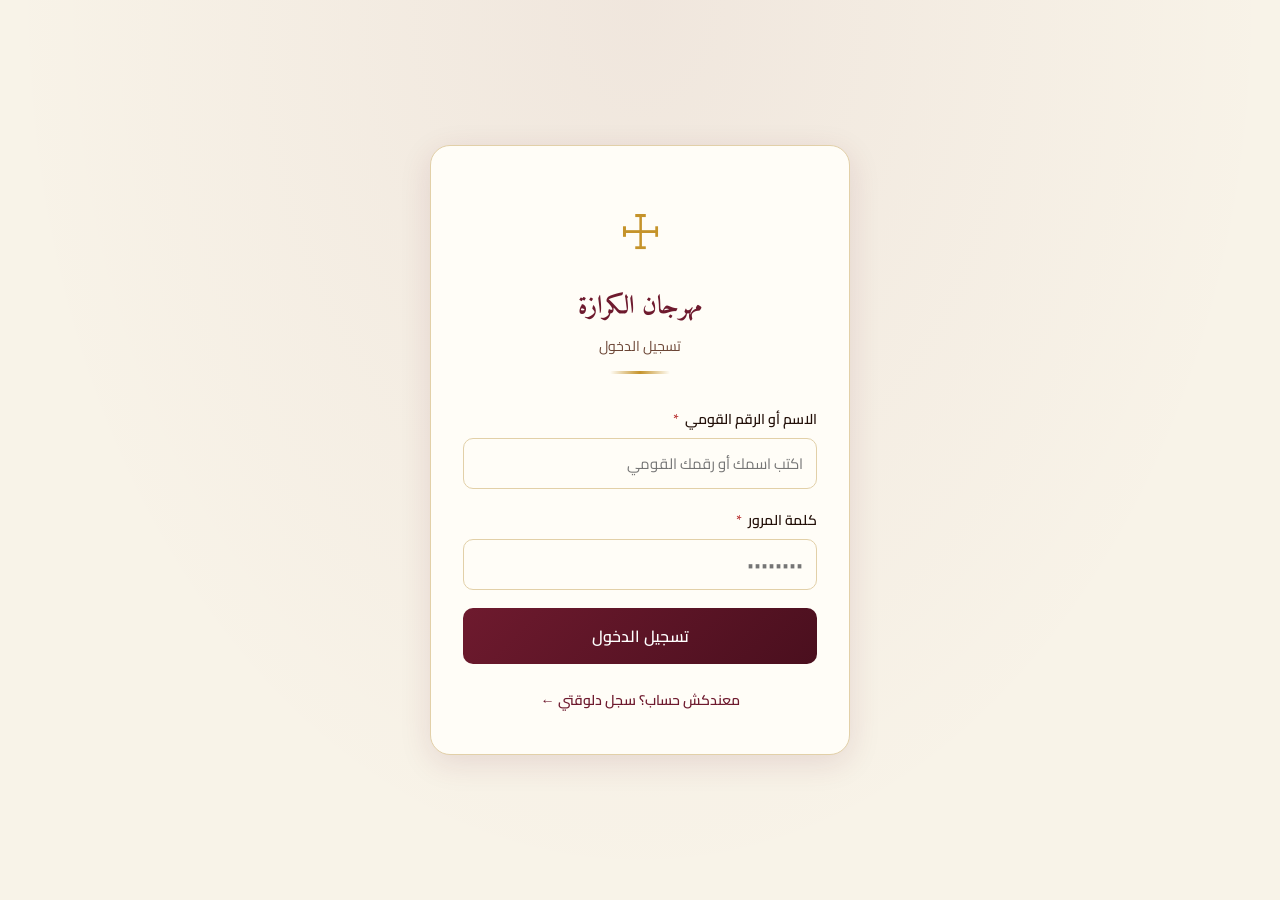
<file: index.html>
<!DOCTYPE html>
<html lang="ar" dir="rtl">
<head>
  <meta charset="UTF-8">
  <meta name="viewport" content="width=device-width, initial-scale=1.0">
  <title>مهرجان الكرازة — تسجيل الدخول</title>
  <link href="https://fonts.googleapis.com/css2?family=Amiri:wght@400;700&family=Cairo:wght@400;500;600;700&display=swap" rel="stylesheet">
  <link rel="stylesheet" href="css/style.css">
</head>
<body>

  <div class="auth-page">
    <div class="auth-card">

      <!-- Header -->
      <div class="auth-header">
        <span class="cross">☩</span>
        <h1>مهرجان الكرازة</h1>
        <p>تسجيل الدخول</p>
        <div class="divider"></div>
      </div>

      <!-- Form -->
      <div class="field">
        <label>الاسم أو الرقم القومي <span class="req">*</span></label>
        <input type="text" id="identifier" placeholder="اكتب اسمك أو رقمك القومي">
        <div class="ferr" id="e-identifier">هذا الحقل مطلوب</div>
      </div>

      <div class="field">
        <label>كلمة المرور <span class="req">*</span></label>
        <input type="password" id="password" placeholder="••••••••">
        <div class="ferr" id="e-password">هذا الحقل مطلوب</div>
      </div>

      <div class="field" id="errorMsg" style="display:none">
        <div style="background:#FFF0F0;border:1px solid #FFCDD2;border-radius:8px;padding:10px 14px;color:#B83232;font-size:0.88rem;text-align:center;">
          اسم المستخدم أو كلمة المرور غير صحيحة
        </div>
      </div>

      <button class="btn btn-primary" id="loginBtn" onclick="handleLogin()">
        تسجيل الدخول
      </button>

      <div style="text-align:center; margin-top:20px;">
        <a href="register.html" style="color:var(--primary);font-size:0.88rem;text-decoration:none;font-weight:600;">
          معندكش حساب؟ سجل دلوقتي ←
        </a>
      </div>

    </div>
  </div>

  <!-- Toast -->
  <div class="toast" id="toast"></div>

  <script src="js/api.js"></script>
  <script src="js/auth.js"></script>
  <script>
    // If already logged in → redirect
    const session = getSession();
    if (session) redirectByRole(session.role);

    // Enter key support
    document.addEventListener("keydown", e => {
      if (e.key === "Enter") handleLogin();
    });

    async function handleLogin() {
      const identifier = document.getElementById("identifier").value.trim();
      const password   = document.getElementById("password").value.trim();
      const btn        = document.getElementById("loginBtn");
      const errorMsg   = document.getElementById("errorMsg");

      // Basic validation
      let valid = true;
      if (!identifier) {
        document.getElementById("e-identifier").classList.add("on");
        valid = false;
      } else {
        document.getElementById("e-identifier").classList.remove("on");
      }
      if (!password) {
        document.getElementById("e-password").classList.add("on");
        valid = false;
      } else {
        document.getElementById("e-password").classList.remove("on");
      }
      if (!valid) return;

      // Loading state
      btn.disabled = true;
      btn.innerHTML = '<span class="spinner"></span>';
      errorMsg.style.display = "none";

      try {
        const res = await apiLogin(identifier, password);

        if (res.success) {
          // Save session based on role
          if (res.role === "admin") {
            saveSession({ role: "admin", name: res.name, id: res.id });

          } else if (res.role === "servant") {
            saveSession({
              role:    "servant",
              name:    res.name,
              id:      res.id,
              service: res.service,
              stages:  res.stages
            });

          } else if (res.role === "student") {
            saveSession({ role: "student", student: res.student });
          }

          redirectByRole(res.role);

        } else {
          errorMsg.style.display = "block";
          btn.disabled  = false;
          btn.innerHTML = "تسجيل الدخول";
        }

      } catch (err) {
        errorMsg.style.display = "block";
        btn.disabled  = false;
        btn.innerHTML = "تسجيل الدخول";
      }
    }
  </script>

</body>
</html>
</file>
<file: css/style.css>
/* ══════════════════════════════════════════
   CSS VARIABLES
══════════════════════════════════════════ */
:root {
  --primary:        #6E1A2E;
  --primary-dark:   #4A0F1E;
  --primary-light:  #8B2240;
  --gold:           #C5932A;
  --gold-light:     #DEB865;
  --cream:          #F8F3E8;
  --cream-dark:     #EDE4D0;
  --text:           #231009;
  --text-secondary: #6B4535;
  --border:         #C8A96E;
  --border-light:   #E2D0A8;
  --white:          #FFFDF7;
  --error:          #B83232;
  --success:        #2E7D32;
  --shadow:         rgba(110, 26, 46, 0.12);
  --sidebar-width:  240px;
}

/* ══════════════════════════════════════════
   RESET
══════════════════════════════════════════ */
* { box-sizing: border-box; margin: 0; padding: 0; }

body {
  font-family: 'Cairo', serif;
  background: var(--cream);
  color: var(--text);
  min-height: 100vh;
  direction: rtl;
}

/* ══════════════════════════════════════════
   TYPOGRAPHY
══════════════════════════════════════════ */
h1, h2, h3 { font-family: 'Amiri', serif; color: var(--primary); }

/* ══════════════════════════════════════════
   SCREENS (for single-page sections)
══════════════════════════════════════════ */
.screen { display: none; }
.screen.active { display: block; }

/* ══════════════════════════════════════════
   AUTH PAGES (login / register)
══════════════════════════════════════════ */
.auth-page {
  min-height: 100vh;
  display: flex;
  align-items: center;
  justify-content: center;
  padding: 20px;
  background-image: radial-gradient(ellipse at top, rgba(110,26,46,0.06) 0%, transparent 70%);
}

.auth-card {
  background: var(--white);
  border-radius: 20px;
  border: 1px solid var(--border-light);
  box-shadow: 0 8px 32px var(--shadow);
  padding: 40px 32px;
  width: 100%;
  max-width: 420px;
}

.auth-header {
  text-align: center;
  margin-bottom: 32px;
}

.auth-header .cross {
  font-size: 48px;
  color: var(--gold);
  display: block;
  margin-bottom: 8px;
}

.auth-header h1 {
  font-size: 1.6rem;
  margin-bottom: 4px;
}

.auth-header p {
  color: var(--text-secondary);
  font-size: 0.88rem;
}

.divider {
  width: 60px;
  height: 3px;
  background: linear-gradient(90deg, transparent, var(--gold), transparent);
  margin: 12px auto 0;
  border-radius: 2px;
}

/* ══════════════════════════════════════════
   FORM ELEMENTS
══════════════════════════════════════════ */
.field { margin-bottom: 18px; }

label {
  display: block;
  font-size: 0.88rem;
  font-weight: 600;
  color: var(--text);
  margin-bottom: 6px;
}

.req { color: var(--error); margin-right: 3px; }

input[type="text"],
input[type="tel"],
input[type="date"],
input[type="password"],
select,
textarea {
  width: 100%;
  padding: 11px 13px;
  border: 1.5px solid var(--border-light);
  border-radius: 10px;
  font-family: 'Cairo', serif;
  font-size: 0.93rem;
  color: var(--text);
  background: var(--white);
  transition: border-color 0.2s, box-shadow 0.2s;
  outline: none;
  direction: rtl;
  appearance: none;
}

input:focus, select:focus, textarea:focus {
  border-color: var(--primary);
  box-shadow: 0 0 0 3px rgba(110,26,46,0.08);
}

input.err, select.err { border-color: var(--error); }

.ferr {
  color: var(--error);
  font-size: 0.78rem;
  margin-top: 4px;
  display: none;
}
.ferr.on { display: block; }

/* ══════════════════════════════════════════
   BUTTONS
══════════════════════════════════════════ */
.btn {
  display: inline-flex;
  align-items: center;
  justify-content: center;
  gap: 6px;
  padding: 10px 20px;
  border-radius: 10px;
  font-family: 'Cairo', serif;
  font-size: 0.92rem;
  font-weight: 600;
  cursor: pointer;
  border: none;
  transition: all 0.2s;
}

.btn-primary {
  background: linear-gradient(135deg, var(--primary), var(--primary-dark));
  color: white;
  width: 100%;
  padding: 13px;
  font-size: 1rem;
}

.btn-primary:hover:not(:disabled) {
  transform: translateY(-1px);
  box-shadow: 0 6px 20px rgba(110,26,46,0.35);
}

.btn-secondary {
  background: var(--cream-dark);
  color: var(--text);
  border: 1.5px solid var(--border-light);
}

.btn-secondary:hover { background: var(--border-light); }

.btn-danger {
  background: #FFF0F0;
  color: var(--error);
  border: 1.5px solid #FFCDD2;
}

.btn-danger:hover { background: #FFCDD2; }

.btn-gold {
  background: linear-gradient(135deg, var(--gold), var(--gold-light));
  color: white;
}

.btn:disabled { opacity: 0.6; cursor: not-allowed; }

.btn-sm { padding: 6px 14px; font-size: 0.82rem; border-radius: 8px; }

/* ══════════════════════════════════════════
   DASHBOARD LAYOUT
══════════════════════════════════════════ */
.dashboard {
  display: flex;
  min-height: 100vh;
}

/* Sidebar */
.sidebar {
  width: var(--sidebar-width);
  background: var(--primary-dark);
  color: white;
  display: flex;
  flex-direction: column;
  position: fixed;
  top: 0; right: 0;
  height: 100vh;
  z-index: 100;
  transition: transform 0.3s;
}

.sidebar-header {
  padding: 24px 20px 16px;
  border-bottom: 1px solid rgba(255,255,255,0.1);
  text-align: center;
}

.sidebar-header .cross {
  font-size: 32px;
  color: var(--gold);
  display: block;
  margin-bottom: 4px;
}

.sidebar-header h2 {
  color: white;
  font-size: 1rem;
  font-family: 'Amiri', serif;
}

.sidebar-header p {
  font-size: 0.78rem;
  color: rgba(255,255,255,0.6);
  margin-top: 2px;
}

.sidebar-nav {
  flex: 1;
  padding: 16px 0;
}

.nav-item {
  display: flex;
  align-items: center;
  gap: 10px;
  padding: 12px 20px;
  color: rgba(255,255,255,0.75);
  cursor: pointer;
  transition: all 0.2s;
  font-size: 0.92rem;
  font-weight: 500;
  border: none;
  background: none;
  width: 100%;
  text-align: right;
  font-family: 'Cairo', serif;
}

.nav-item:hover { background: rgba(255,255,255,0.08); color: white; }

.nav-item.active {
  background: rgba(197,147,42,0.2);
  color: var(--gold-light);
  border-right: 3px solid var(--gold);
}

.sidebar-footer {
  padding: 16px 20px;
  border-top: 1px solid rgba(255,255,255,0.1);
}

/* Main content */
.main-content {
  margin-right: var(--sidebar-width);
  flex: 1;
  padding: 28px 24px;
  min-height: 100vh;
}

/* Page title */
.page-title {
  font-size: 1.5rem;
  color: var(--primary);
  margin-bottom: 24px;
  padding-bottom: 12px;
  border-bottom: 2px solid var(--cream-dark);
  display: flex;
  align-items: center;
  gap: 10px;
}

.page-title::before {
  content: '';
  width: 4px;
  height: 24px;
  background: var(--gold);
  border-radius: 2px;
}

/* ══════════════════════════════════════════
   CARDS
══════════════════════════════════════════ */
.card {
  background: var(--white);
  border-radius: 16px;
  border: 1px solid var(--border-light);
  box-shadow: 0 2px 12px var(--shadow);
  padding: 24px;
  margin-bottom: 20px;
}

.card-title {
  font-size: 1.05rem;
  color: var(--primary);
  font-weight: 700;
  margin-bottom: 16px;
  display: flex;
  align-items: center;
  gap: 8px;
}

/* ══════════════════════════════════════════
   STATS CARDS
══════════════════════════════════════════ */
.stats-grid {
  display: grid;
  grid-template-columns: repeat(auto-fit, minmax(160px, 1fr));
  gap: 16px;
  margin-bottom: 24px;
}

.stat-card {
  background: var(--white);
  border-radius: 14px;
  border: 1px solid var(--border-light);
  padding: 20px;
  text-align: center;
  box-shadow: 0 2px 8px var(--shadow);
}

.stat-number {
  font-size: 2rem;
  font-weight: 700;
  color: var(--primary);
  font-family: 'Amiri', serif;
}

.stat-label {
  font-size: 0.82rem;
  color: var(--text-secondary);
  margin-top: 4px;
}

/* ══════════════════════════════════════════
   TABLE
══════════════════════════════════════════ */
.table-wrap {
  overflow-x: auto;
  border-radius: 12px;
  border: 1px solid var(--border-light);
}

table {
  width: 100%;
  border-collapse: collapse;
  font-size: 0.88rem;
}

thead {
  background: var(--primary);
  color: white;
}

thead th {
  padding: 12px 16px;
  text-align: right;
  font-weight: 600;
  font-size: 0.85rem;
  white-space: nowrap;
}

tbody tr {
  border-bottom: 1px solid var(--border-light);
  transition: background 0.15s;
}

tbody tr:hover { background: var(--cream); }
tbody tr:last-child { border-bottom: none; }

tbody td {
  padding: 12px 16px;
  color: var(--text);
  vertical-align: middle;
}

/* ══════════════════════════════════════════
   SEARCH & FILTER BAR
══════════════════════════════════════════ */
.toolbar {
  display: flex;
  gap: 10px;
  margin-bottom: 16px;
  flex-wrap: wrap;
  align-items: center;
}

.search-input {
  flex: 1;
  min-width: 200px;
  padding: 9px 13px;
  border: 1.5px solid var(--border-light);
  border-radius: 10px;
  font-family: 'Cairo', serif;
  font-size: 0.9rem;
  outline: none;
  background: var(--white);
  direction: rtl;
}

.search-input:focus { border-color: var(--primary); }

/* ══════════════════════════════════════════
   BADGE
══════════════════════════════════════════ */
.badge {
  display: inline-block;
  padding: 3px 10px;
  border-radius: 20px;
  font-size: 0.75rem;
  font-weight: 600;
}

.badge-gold    { background: #FFF8E1; color: #B8860B; }
.badge-primary { background: #FBE9EE; color: var(--primary); }
.badge-green   { background: #E8F5E9; color: var(--success); }

/* ══════════════════════════════════════════
   MODAL
══════════════════════════════════════════ */
.modal-overlay {
  display: none;
  position: fixed;
  inset: 0;
  background: rgba(0,0,0,0.45);
  z-index: 200;
  align-items: center;
  justify-content: center;
  padding: 20px;
}

.modal-overlay.open { display: flex; }

.modal {
  background: var(--white);
  border-radius: 20px;
  padding: 32px;
  width: 100%;
  max-width: 500px;
  max-height: 90vh;
  overflow-y: auto;
  box-shadow: 0 20px 60px rgba(0,0,0,0.3);
}

.modal-title {
  font-family: 'Amiri', serif;
  font-size: 1.3rem;
  color: var(--primary);
  margin-bottom: 20px;
  padding-bottom: 10px;
  border-bottom: 2px solid var(--cream-dark);
}

.modal-actions {
  display: flex;
  gap: 10px;
  margin-top: 24px;
  justify-content: flex-end;
}

/* ══════════════════════════════════════════
   CHECKBOX CHIPS
══════════════════════════════════════════ */
.checkbox-group { display: flex; flex-wrap: wrap; gap: 8px; }

.chip { cursor: pointer; display: inline-flex; align-items: center; }
.chip input[type="checkbox"] { display: none; }
.chip span {
  display: inline-block;
  padding: 7px 16px;
  border: 1.5px solid var(--border-light);
  border-radius: 20px;
  font-size: 0.85rem;
  font-weight: 500;
  color: var(--text);
  background: var(--white);
  transition: all 0.2s;
  user-select: none;
}
.chip input:checked + span {
  background: var(--primary);
  color: white;
  border-color: var(--primary);
}

/* ══════════════════════════════════════════
   FILE UPLOAD
══════════════════════════════════════════ */
.file-zone {
  border: 2px dashed var(--border);
  border-radius: 10px;
  padding: 20px;
  text-align: center;
  cursor: pointer;
  background: var(--cream);
  position: relative;
  transition: all 0.2s;
}
.file-zone:hover { border-color: var(--primary); background: rgba(110,26,46,0.03); }
.file-zone input[type="file"] {
  position: absolute; inset: 0; opacity: 0; cursor: pointer; width: 100%; height: 100%;
}
.file-icon { font-size: 1.6rem; margin-bottom: 4px; }
.file-label { font-size: 0.85rem; color: var(--text-secondary); }

.preview { display: none; margin-top: 10px; }
.preview img {
  max-width: 100%; max-height: 180px;
  border-radius: 8px; border: 1px solid var(--border-light); object-fit: cover;
}
.preview.on { display: block; }

.replace-btn {
  display: block; margin: 8px auto 0;
  padding: 5px 16px;
  background: none; border: 1.5px solid var(--primary);
  border-radius: 8px; color: var(--primary);
  font-family: 'Cairo', serif; font-size: 0.8rem; font-weight: 600;
  cursor: pointer; transition: all 0.2s;
}
.replace-btn:hover { background: var(--primary); color: white; }

/* ══════════════════════════════════════════
   TOAST NOTIFICATION
══════════════════════════════════════════ */
.toast {
  position: fixed;
  bottom: 24px;
  left: 50%;
  transform: translateX(-50%) translateY(100px);
  background: var(--primary-dark);
  color: white;
  padding: 12px 24px;
  border-radius: 12px;
  font-size: 0.9rem;
  font-weight: 500;
  z-index: 999;
  transition: transform 0.3s ease;
  box-shadow: 0 4px 20px rgba(0,0,0,0.3);
  white-space: nowrap;
}
.toast.success { background: var(--success); }
.toast.error   { background: var(--error); }
.toast.show    { transform: translateX(-50%) translateY(0); }

/* ══════════════════════════════════════════
   LOADING SPINNER
══════════════════════════════════════════ */
.spinner {
  display: inline-block;
  width: 20px; height: 20px;
  border: 2px solid rgba(255,255,255,0.3);
  border-top-color: white;
  border-radius: 50%;
  animation: spin 0.8s linear infinite;
}
@keyframes spin { to { transform: rotate(360deg); } }

.page-loading {
  display: flex; align-items: center; justify-content: center;
  min-height: 200px; color: var(--text-secondary); font-size: 0.9rem; gap: 10px;
}

/* ══════════════════════════════════════════
   MOBILE
══════════════════════════════════════════ */
@media (max-width: 768px) {
  .sidebar {
    transform: translateX(100%);
  }
  .sidebar.open {
    transform: translateX(0);
  }
  .main-content {
    margin-right: 0;
    padding: 16px;
  }
  .menu-toggle {
    display: flex;
    position: fixed;
    top: 16px; right: 16px;
    z-index: 101;
    background: var(--primary);
    color: white;
    border: none;
    border-radius: 10px;
    padding: 8px 12px;
    font-size: 1.2rem;
    cursor: pointer;
  }
  .stats-grid { grid-template-columns: repeat(2, 1fr); }
}

@media (min-width: 769px) {
  .menu-toggle { display: none; }
}

/* ══════════════════════════════════════════
   TOGGLE BUTTON
══════════════════════════════════════════ */
.toggle-btn {
  width: 52px;
  height: 28px;
  border-radius: 14px;
  border: none;
  cursor: pointer;
  position: relative;
  background: var(--border-light);
  transition: background 0.3s;
  flex-shrink: 0;
}

.toggle-btn::after {
  content: '';
  position: absolute;
  width: 22px;
  height: 22px;
  border-radius: 50%;
  background: white;
  top: 3px;
  right: 3px;
  transition: transform 0.3s;
  box-shadow: 0 1px 4px rgba(0,0,0,0.2);
}

.toggle-btn.on {
  background: var(--success);
}

.toggle-btn.on::after {
  transform: translateX(-24px);
}
</file>
